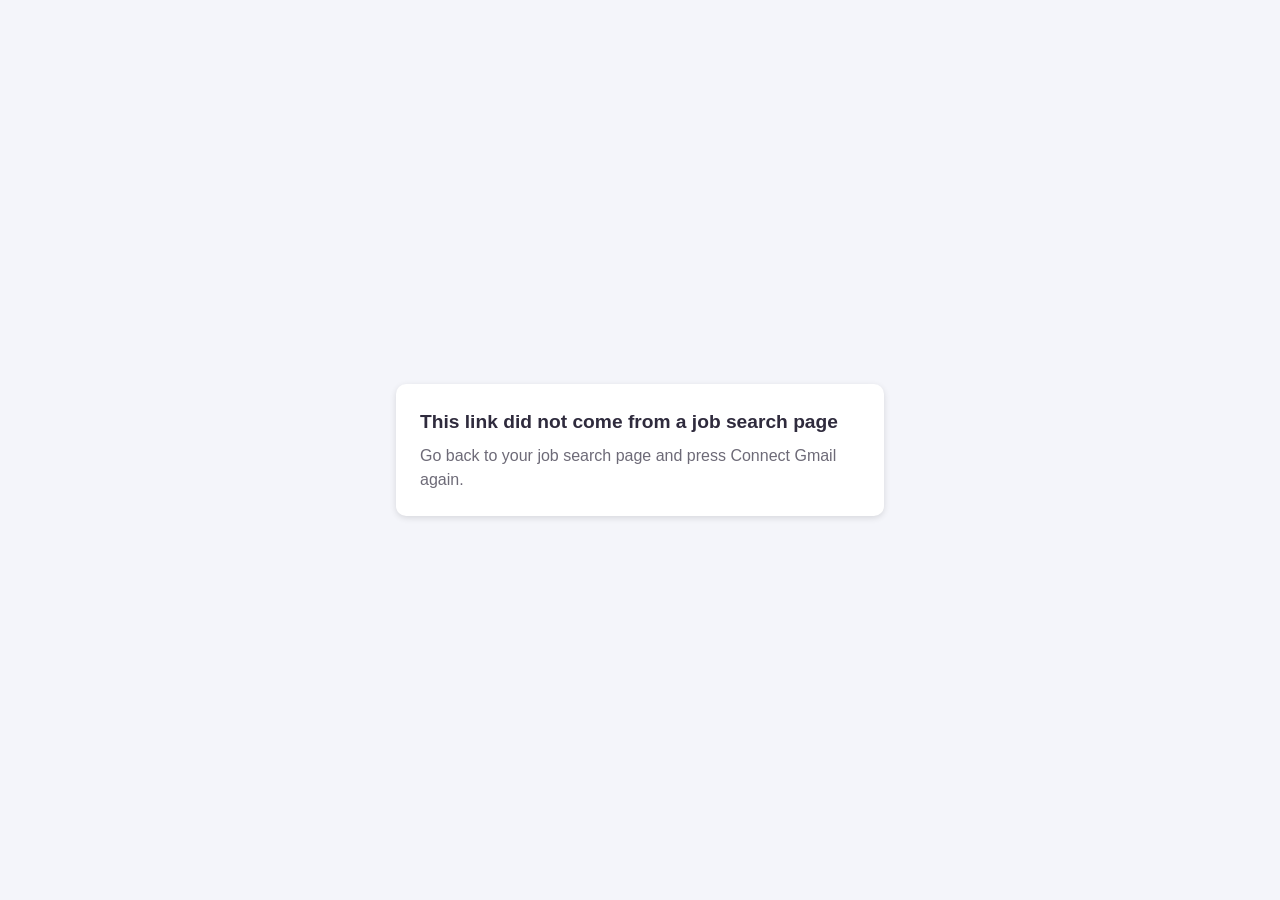
<file: web/oauth-bounce/index.html>
<!doctype html>
<html lang="en">
<head>
<meta charset="utf-8">
<meta name="viewport" content="width=device-width, initial-scale=1">
<meta name="robots" content="noindex">
<title>Back to your job search</title>
<style>
  :root { color-scheme: light dark; --bg: #f4f5fa; --card: #fff; --ink: #2f2b3d; --muted: rgba(47,43,61,.7); }
  @media (prefers-color-scheme: dark) { :root { --bg: #28243d; --card: #312d4b; --ink: #e7e3fc; --muted: rgba(231,227,252,.7); } }
  body { margin: 0; min-height: 100vh; display: flex; align-items: center; justify-content: center; background: var(--bg); color: var(--ink);
         font: 16px/1.5 -apple-system, BlinkMacSystemFont, "Segoe UI", Roboto, sans-serif; padding: 16px; box-sizing: border-box; }
  main { background: var(--card); border-radius: 10px; padding: 24px; max-width: 440px; box-shadow: 0 2px 6px rgba(0,0,0,.12); }
  h1 { font-size: 1.2rem; margin: 0 0 8px; }
  p { margin: 0; color: var(--muted); }
</style>
</head>
<body>
<main>
  <h1 id="t">Taking you back to your job search…</h1>
  <p id="d">One moment.</p>
</main>
<script>
/* The Google sign-in for a home job-search page comes back here, because
   Google only returns to public web addresses, and then this page sends the
   browser straight on to the page on the home network that asked for it.
   It keeps nothing and loads nothing. It only forwards to a home-network
   address (a .local or Tailscale name, a private IP, or localhost) and
   only to the job search's own callback path, so it cannot be used to send
   anyone anywhere else. Source: web/oauth-bounce/ in the job-search template. */
(function () {
  var q = new URLSearchParams(location.search);
  var target = null;
  try {
    var s = (q.get("state") || "").replace(/-/g, "+").replace(/_/g, "/");
    while (s.length % 4) s += "=";
    target = new URL(JSON.parse(atob(s)).r);
  } catch (e) { target = null; }
  function home(host) {
    host = host.toLowerCase().replace(/\.$/, "");
    if (host === "localhost" || /\.local$/.test(host) || /\.ts\.net$/.test(host)) return true;
    var m = /^(\d+)\.(\d+)\.(\d+)\.(\d+)$/.exec(host);
    if (!m) return false;
    var a = +m[1], b = +m[2];
    return a === 10 || a === 127 || (a === 192 && b === 168) || (a === 172 && b >= 16 && b <= 31) || (a === 100 && b >= 64 && b <= 127);
  }
  if (target && /^https?:$/.test(target.protocol) && home(target.hostname) && target.pathname === "/oauth/google/callback") {
    location.replace(target.origin + target.pathname + location.search);
    return;
  }
  document.getElementById("t").textContent = "This link did not come from a job search page";
  document.getElementById("d").textContent = "Go back to your job search page and press Connect Gmail again.";
})();
</script>
</body>
</html>
</file>
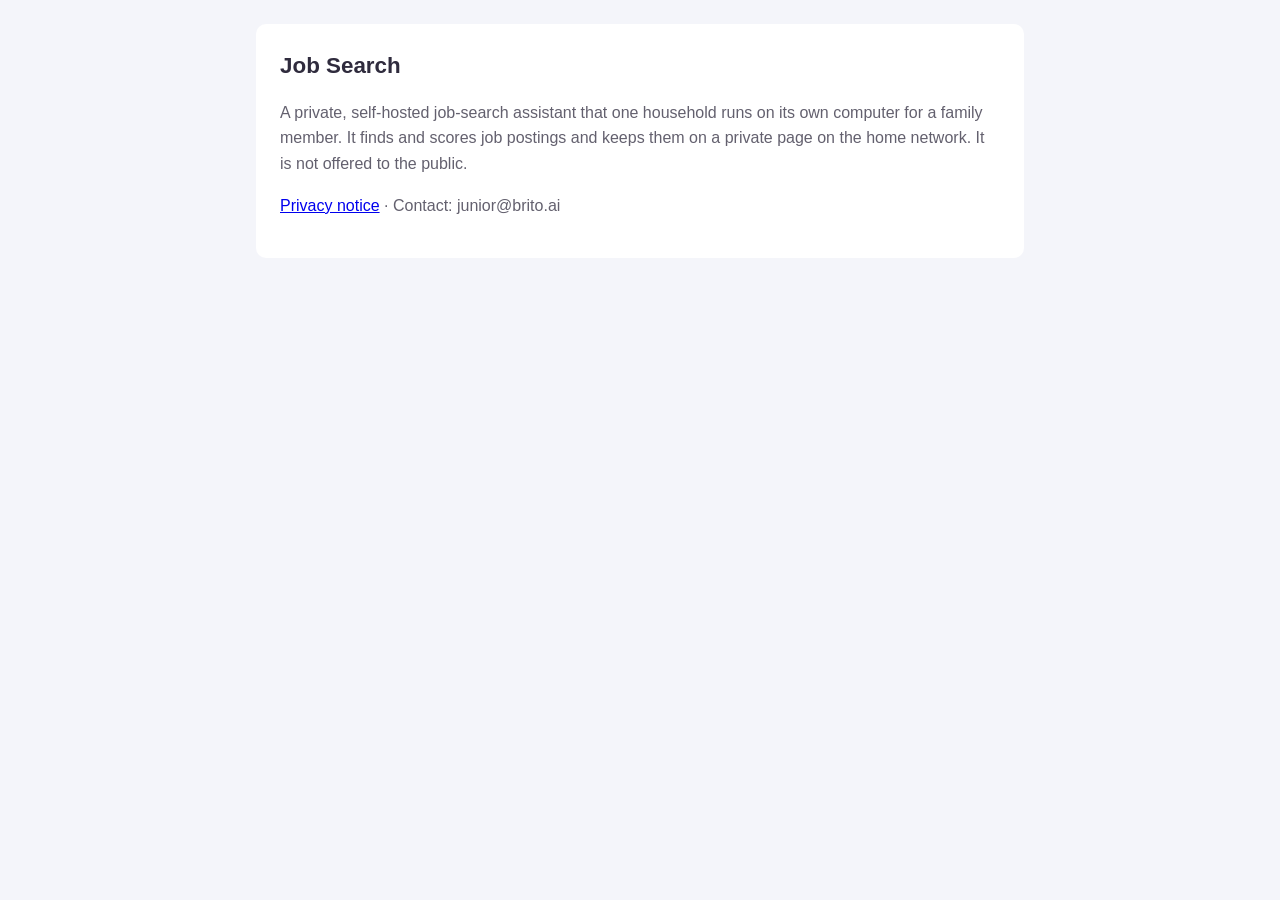
<file: web/oauth-bounce/about.html>
<!doctype html>
<html lang="en">
<head>
<meta charset="utf-8">
<meta name="viewport" content="width=device-width, initial-scale=1">
<title>Job Search</title>
<style>
  :root { color-scheme: light dark; --bg: #f4f5fa; --card: #fff; --ink: #2f2b3d; --muted: rgba(47,43,61,.75); }
  @media (prefers-color-scheme: dark) { :root { --bg: #28243d; --card: #312d4b; --ink: #e7e3fc; --muted: rgba(231,227,252,.75); } }
  body { margin: 0; background: var(--bg); color: var(--ink); font: 16px/1.6 -apple-system, BlinkMacSystemFont, "Segoe UI", Roboto, sans-serif; padding: 24px 16px; }
  main { background: var(--card); border-radius: 10px; padding: 24px; max-width: 720px; margin: 0 auto; }
  h1 { font-size: 1.4rem; margin-top: 0; } h2 { font-size: 1.05rem; margin-bottom: 4px; } p, li { color: var(--muted); }
</style>
</head>
<body>
<main>
<h1>Job Search</h1>
<p>A private, self-hosted job-search assistant that one household runs on its own computer for a family member. It finds and scores job postings and keeps them on a private page on the home network. It is not offered to the public.</p>
<p><a href="privacy">Privacy notice</a> · Contact: junior@brito.ai</p>
</main>
</body>
</html>
</file>
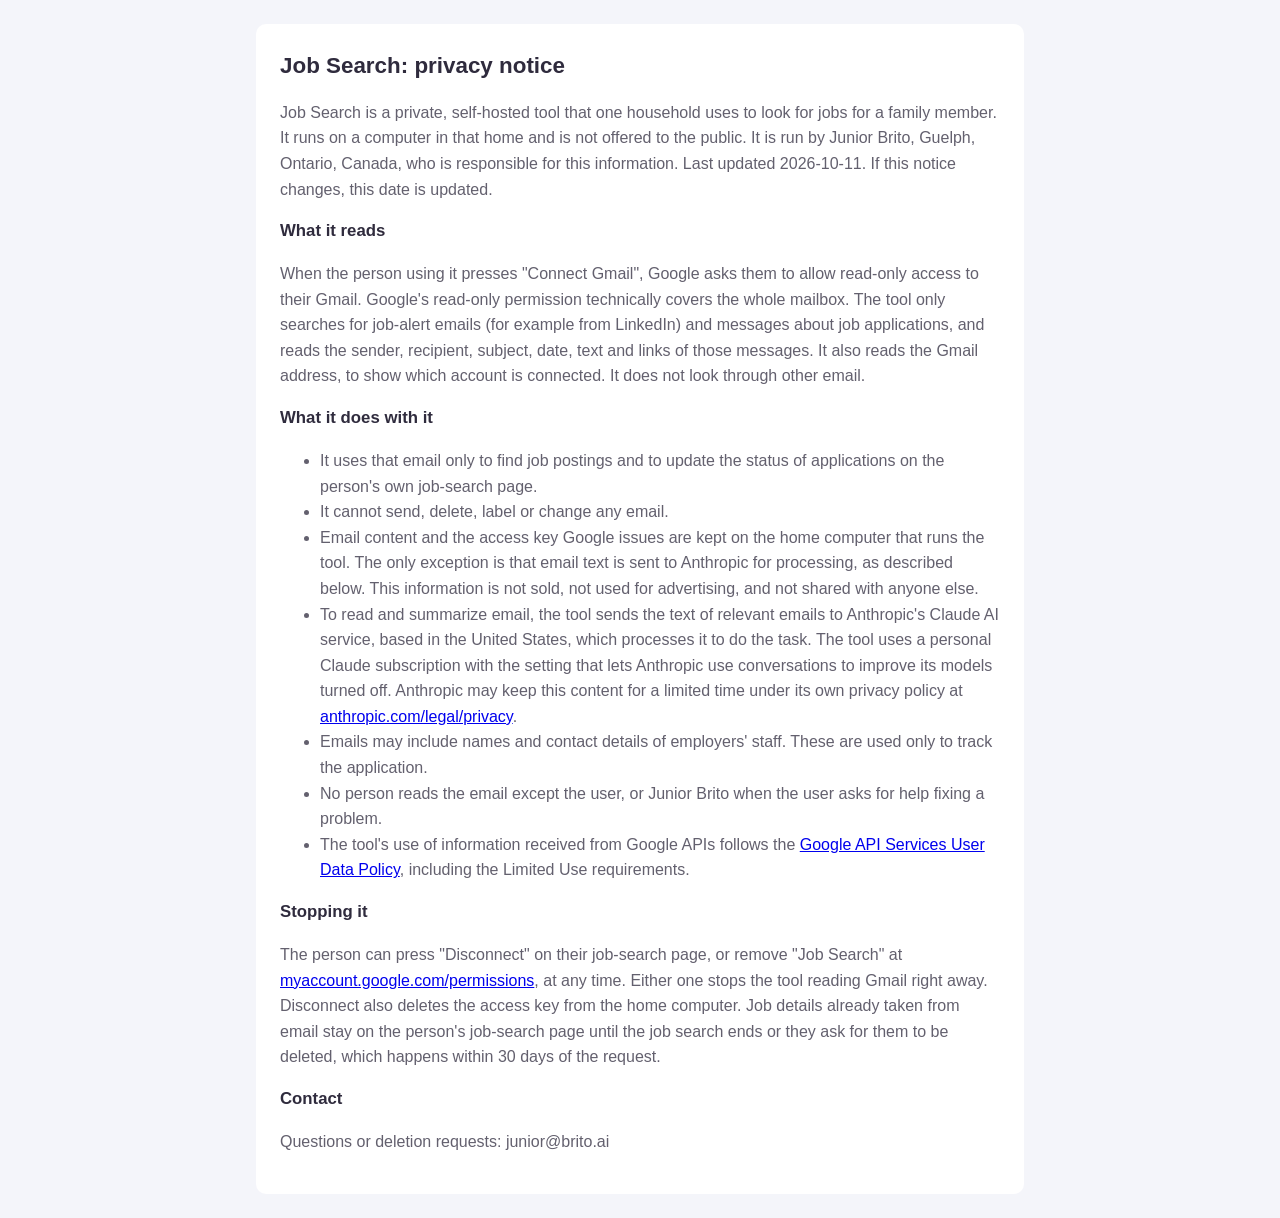
<file: web/oauth-bounce/privacy.html>
<!doctype html>
<html lang="en">
<head>
<meta charset="utf-8">
<meta name="viewport" content="width=device-width, initial-scale=1">
<title>Job Search: privacy</title>
<style>
  :root { color-scheme: light dark; --bg: #f4f5fa; --card: #fff; --ink: #2f2b3d; --muted: rgba(47,43,61,.75); }
  @media (prefers-color-scheme: dark) { :root { --bg: #28243d; --card: #312d4b; --ink: #e7e3fc; --muted: rgba(231,227,252,.75); } }
  body { margin: 0; background: var(--bg); color: var(--ink); font: 16px/1.6 -apple-system, BlinkMacSystemFont, "Segoe UI", Roboto, sans-serif; padding: 24px 16px; }
  main { background: var(--card); border-radius: 10px; padding: 24px; max-width: 720px; margin: 0 auto; }
  h1 { font-size: 1.4rem; margin-top: 0; } h2 { font-size: 1.05rem; margin-bottom: 4px; } p, li { color: var(--muted); }
</style>
</head>
<body>
<main>
<h1>Job Search: privacy notice</h1>
<p>Job Search is a private, self-hosted tool that one household uses to look for jobs for a family member. It runs on a computer in that home and is not offered to the public. It is run by Junior Brito, Guelph, Ontario, Canada, who is responsible for this information. Last updated 2026-10-11. If this notice changes, this date is updated.</p>

<h2>What it reads</h2>
<p>When the person using it presses "Connect Gmail", Google asks them to allow read-only access to their Gmail. Google's read-only permission technically covers the whole mailbox. The tool only searches for job-alert emails (for example from LinkedIn) and messages about job applications, and reads the sender, recipient, subject, date, text and links of those messages. It also reads the Gmail address, to show which account is connected. It does not look through other email.</p>

<h2>What it does with it</h2>
<ul>
  <li>It uses that email only to find job postings and to update the status of applications on the person's own job-search page.</li>
  <li>It cannot send, delete, label or change any email.</li>
  <li>Email content and the access key Google issues are kept on the home computer that runs the tool. The only exception is that email text is sent to Anthropic for processing, as described below. This information is not sold, not used for advertising, and not shared with anyone else.</li>
  <li>To read and summarize email, the tool sends the text of relevant emails to Anthropic's Claude AI service, based in the United States, which processes it to do the task. The tool uses a personal Claude subscription with the setting that lets Anthropic use conversations to improve its models turned off. Anthropic may keep this content for a limited time under its own privacy policy at <a href="https://www.anthropic.com/legal/privacy">anthropic.com/legal/privacy</a>.</li>
  <li>Emails may include names and contact details of employers' staff. These are used only to track the application.</li>
  <li>No person reads the email except the user, or Junior Brito when the user asks for help fixing a problem.</li>
  <li>The tool's use of information received from Google APIs follows the <a href="https://developers.google.com/terms/api-services-user-data-policy">Google API Services User Data Policy</a>, including the Limited Use requirements.</li>
</ul>

<h2>Stopping it</h2>
<p>The person can press "Disconnect" on their job-search page, or remove "Job Search" at <a href="https://myaccount.google.com/permissions">myaccount.google.com/permissions</a>, at any time. Either one stops the tool reading Gmail right away. Disconnect also deletes the access key from the home computer. Job details already taken from email stay on the person's job-search page until the job search ends or they ask for them to be deleted, which happens within 30 days of the request.</p>

<h2>Contact</h2>
<p>Questions or deletion requests: junior@brito.ai</p>
</main>
</body>
</html>
</file>
